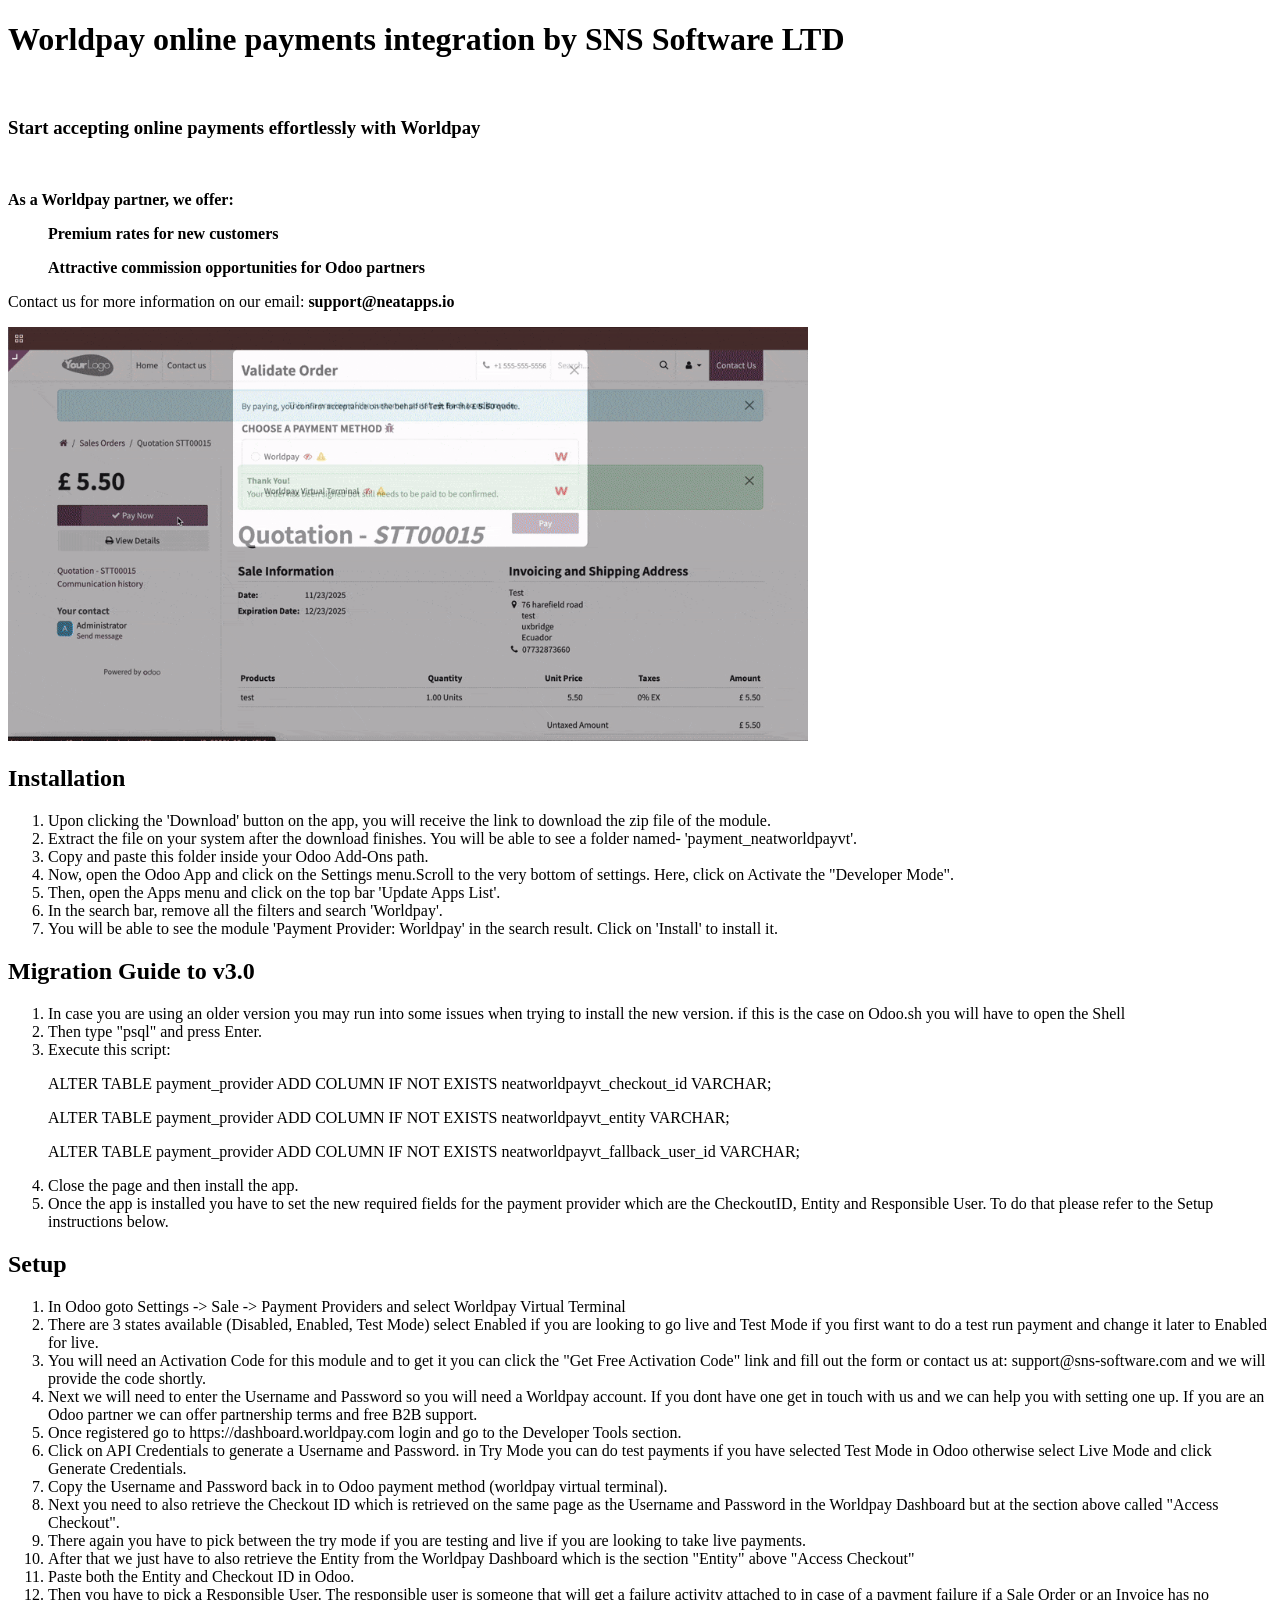
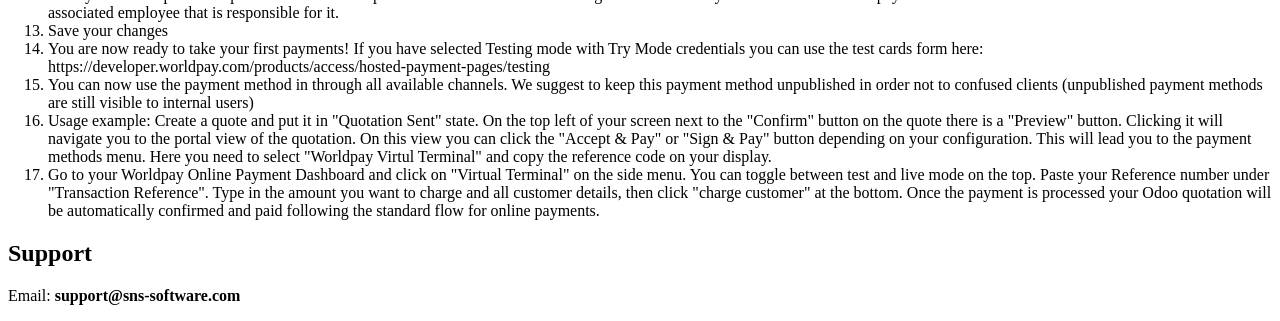
<file: payment_neatworldpayvt/static/description/index.html>
<!DOCTYPE html>
<html lang="en">
<head>
    <meta charset="UTF-8">
    <meta name="viewport" content="width=device-width, initial-scale=1.0">
    <title>Payment Provider: Worldpay Virtual Terminal</title>
</head>
<body>
    <h1>Worldpay online payments integration by SNS Software LTD</h1>
    <br/>
    <h3>Start accepting online payments effortlessly with Worldpay</h3>
    <br/>
    <p><b>As a Worldpay partner, we offer:</b></p>
    <ul><b>Premium rates for new customers</b></ul>
    <ul><b>Attractive commission opportunities for Odoo partners</b></ul>

    <p>Contact us for more information on our email: <strong>support@neatapps.io</strong></p>
    <meta charset="UTF-8">
    <meta name="viewport" content="width=device-width, initial-scale=1.0">
    <title>Odoo App Installation</title>
</head>
<body>
    <img style="width: 800px; height: auto;" src="main.gif" alt="Bar">
    <br/>
    <h2>Installation</h2>
    <ol>
        <li>Upon clicking the 'Download' button on the app, you will receive the link to download the zip file of the module.</li>
        <li>Extract the file on your system after the download finishes. You will be able to see a folder named- 'payment_neatworldpayvt'.</li>
        <li>Copy and paste this folder inside your Odoo Add-Ons path.</li>
        <li>Now, open the Odoo App and click on the Settings menu.Scroll to the very bottom of settings. Here, click on Activate the "Developer Mode".</li>
        <li>Then, open the Apps menu and click on the top bar 'Update Apps List'.</li>
        <li>In the search bar, remove all the filters and search 'Worldpay'.</li>
        <li>You will be able to see the module 'Payment Provider: Worldpay' in the search result. Click on 'Install' to install it.</li>
    </ol>
    <h2>Migration Guide to v3.0</h2>
    <ol>
        <li>In case you are using an older version you may run into some issues when trying to install the new version. if this is the case on Odoo.sh you will have to open the Shell</li>
        <li>Then type "psql" and press Enter.</li>
        <li>Execute this script: 
            <p>ALTER TABLE payment_provider ADD COLUMN IF NOT EXISTS neatworldpayvt_checkout_id VARCHAR;</p>
            <p>ALTER TABLE payment_provider ADD COLUMN IF NOT EXISTS neatworldpayvt_entity VARCHAR;</p>
            <p>ALTER TABLE payment_provider ADD COLUMN IF NOT EXISTS neatworldpayvt_fallback_user_id VARCHAR;</p>
        </li>
        <li>Close the page and then install the app.</li>
        <li>Once the app is installed you have to set the new required fields for the payment provider which are the CheckoutID, Entity and Responsible User. To do that please refer to the Setup instructions below.</li>
    </ol>
    <h2>Setup</h2>
    <ol>
        <li>In Odoo goto Settings -> Sale -> Payment Providers and select Worldpay Virtual Terminal</li>
        <li>There are 3 states available (Disabled, Enabled, Test Mode) select Enabled if you are looking to go live and Test Mode if you first want to do a test run payment and change it later to Enabled for live.</li>
        <li>You will need an Activation Code for this module and to get it you can click the "Get Free Activation Code" link and fill out the form or contact us at: support@sns-software.com and we will provide the code shortly.</li>
        <li>Next we will need to enter the Username and Password so you will need a Worldpay account. If you dont have one get in touch with us and we can help you with setting one up. If you are an Odoo partner we can offer partnership terms and free B2B support.</li>
        <li>Once registered go to https://dashboard.worldpay.com login and go to the Developer Tools section.</li>
        <li>Click on API Credentials to generate a Username and Password. in Try Mode you can do test payments if you have selected Test Mode in Odoo otherwise select Live Mode and click Generate Credentials.</li>
        <li>Copy the Username and Password back in to Odoo payment method (worldpay virtual terminal).</li>
        <li>Next you need to also retrieve the Checkout ID which is retrieved on the same page as the Username and Password in the Worldpay Dashboard but at the section above called "Access Checkout".</li>
        <li>There again you have to pick between the try mode if you are testing and live if you are looking to take live payments.</li>
        <li>After that we just have to also retrieve the Entity from the Worldpay Dashboard which is the section "Entity" above "Access Checkout"</li>
        <li>Paste both the Entity and Checkout ID in Odoo.</li>
        <li>Then you have to pick a Responsible User. The responsible user is someone that will get a failure activity attached to in case of a payment failure if a Sale Order or an Invoice has no associated employee that is responsible for it.</li>
        <li>Save your changes</li>
        <li>You are now ready to take your first payments! If you have selected Testing mode with Try Mode credentials you can use the test cards form here: https://developer.worldpay.com/products/access/hosted-payment-pages/testing</li>
        <li>You can now use the payment method in through all available channels. We suggest to keep this payment method unpublished in order not to confused clients (unpublished payment methods are still visible to internal users)</li>
        <li>Usage example: Create a quote and put it in "Quotation Sent" state. On the top left of your screen next to the "Confirm" button on the quote there is a "Preview" button. Clicking it will navigate you to the portal view of the quotation. On this view you can click the "Accept & Pay" or "Sign & Pay" button depending on your configuration. This will lead you to the payment methods menu. Here you need to select "Worldpay Virtul Terminal" and copy the reference code on your display.</li>
        <li>Go to your Worldpay Online Payment Dashboard and click on "Virtual Terminal" on the side menu. You can toggle between test and live mode on the top. Paste your Reference number under "Transaction Reference". Type in the amount you want to charge and all customer details, then click "charge customer" at the bottom. Once the payment is processed your Odoo quotation will be automatically confirmed and paid following the standard flow for online payments.</li>
    </ol>
    
    <h2>Support</h2>
        <p>Email: <b>support@sns-software.com</b></p>
    </div>
</body>
</html>
</file>
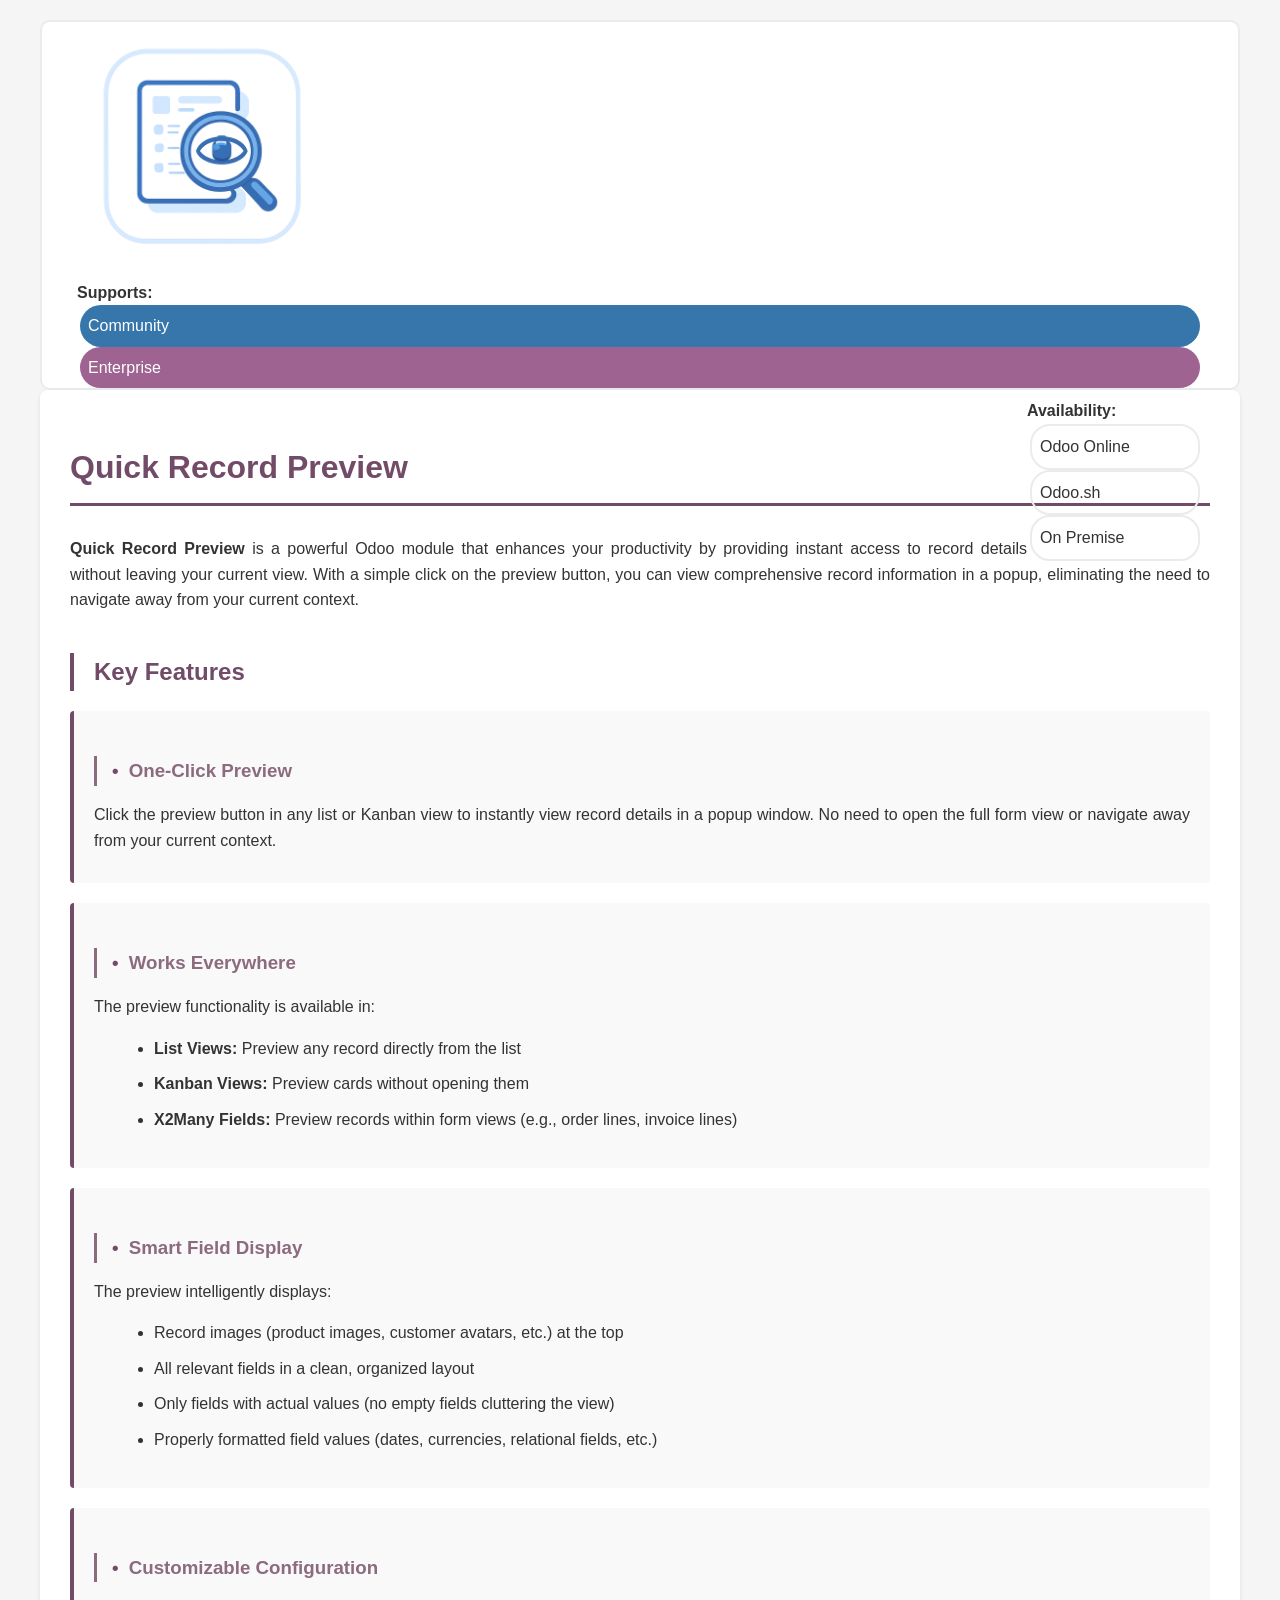
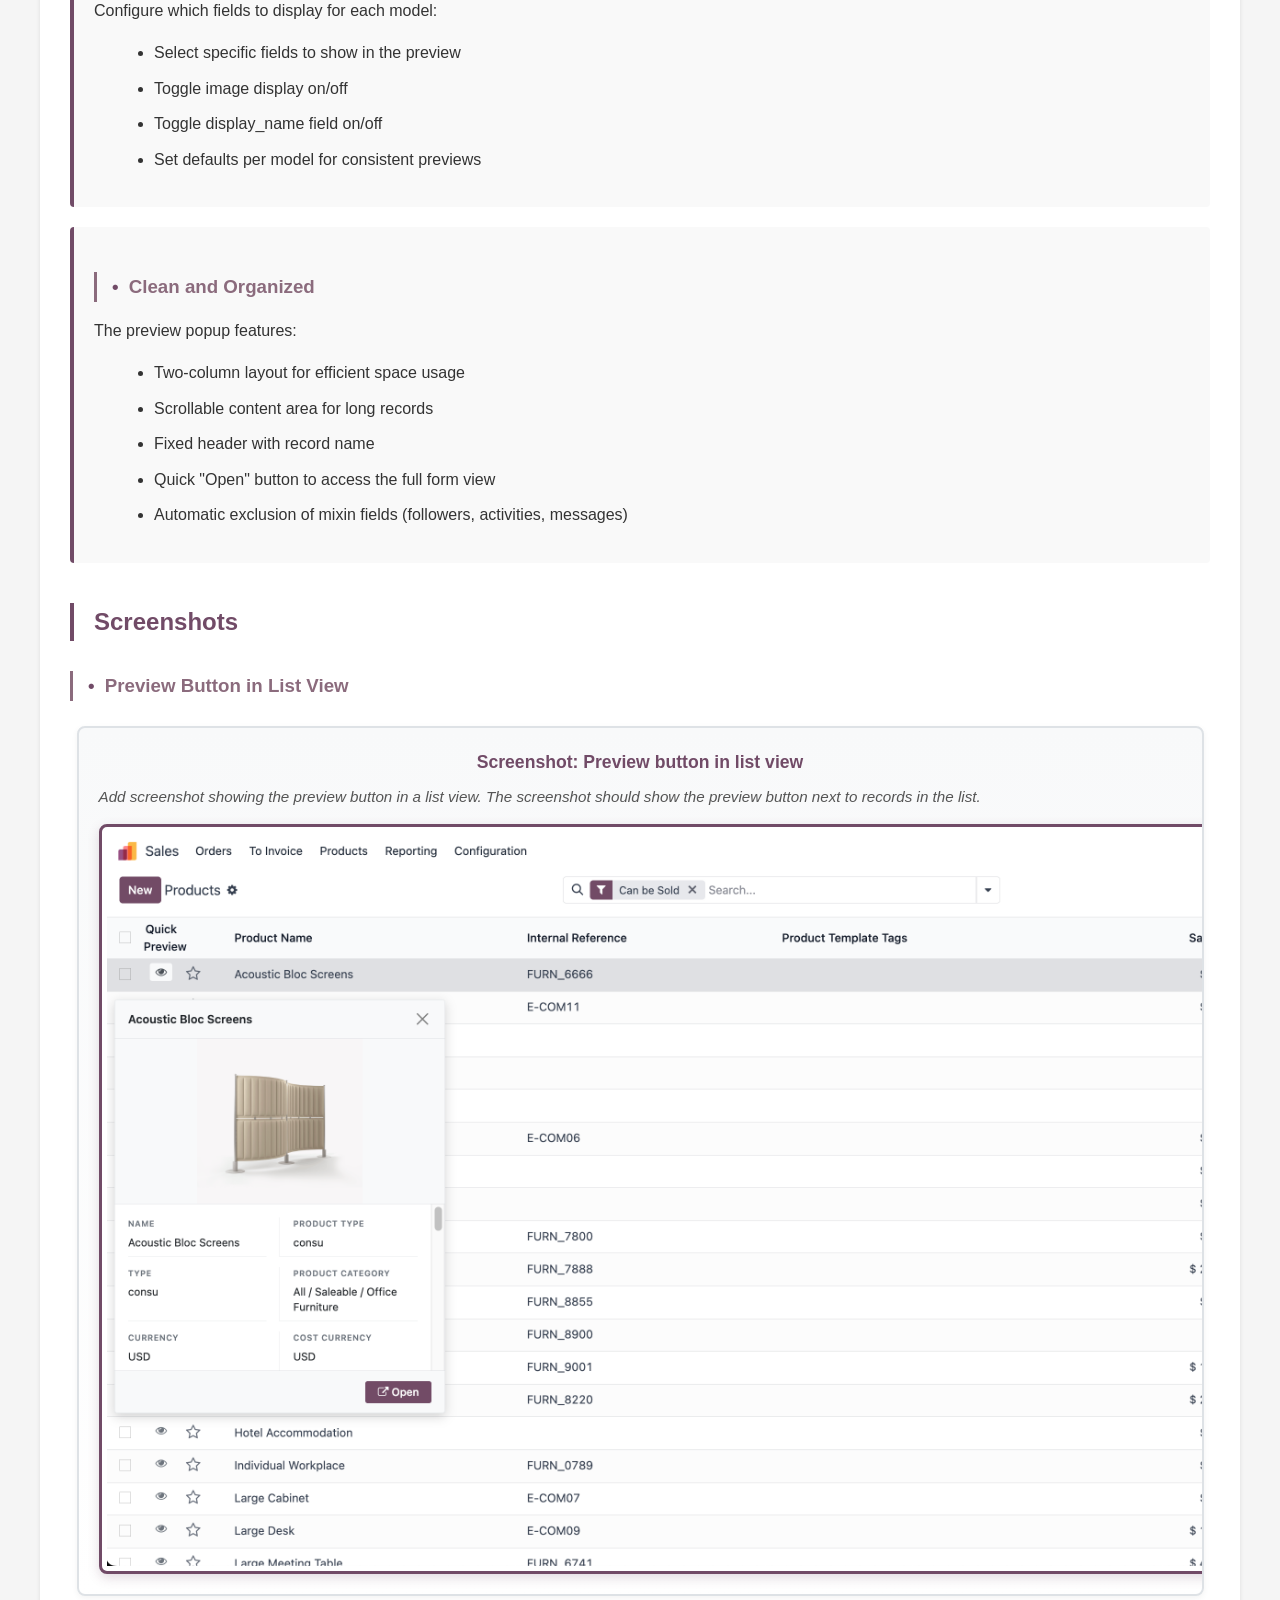
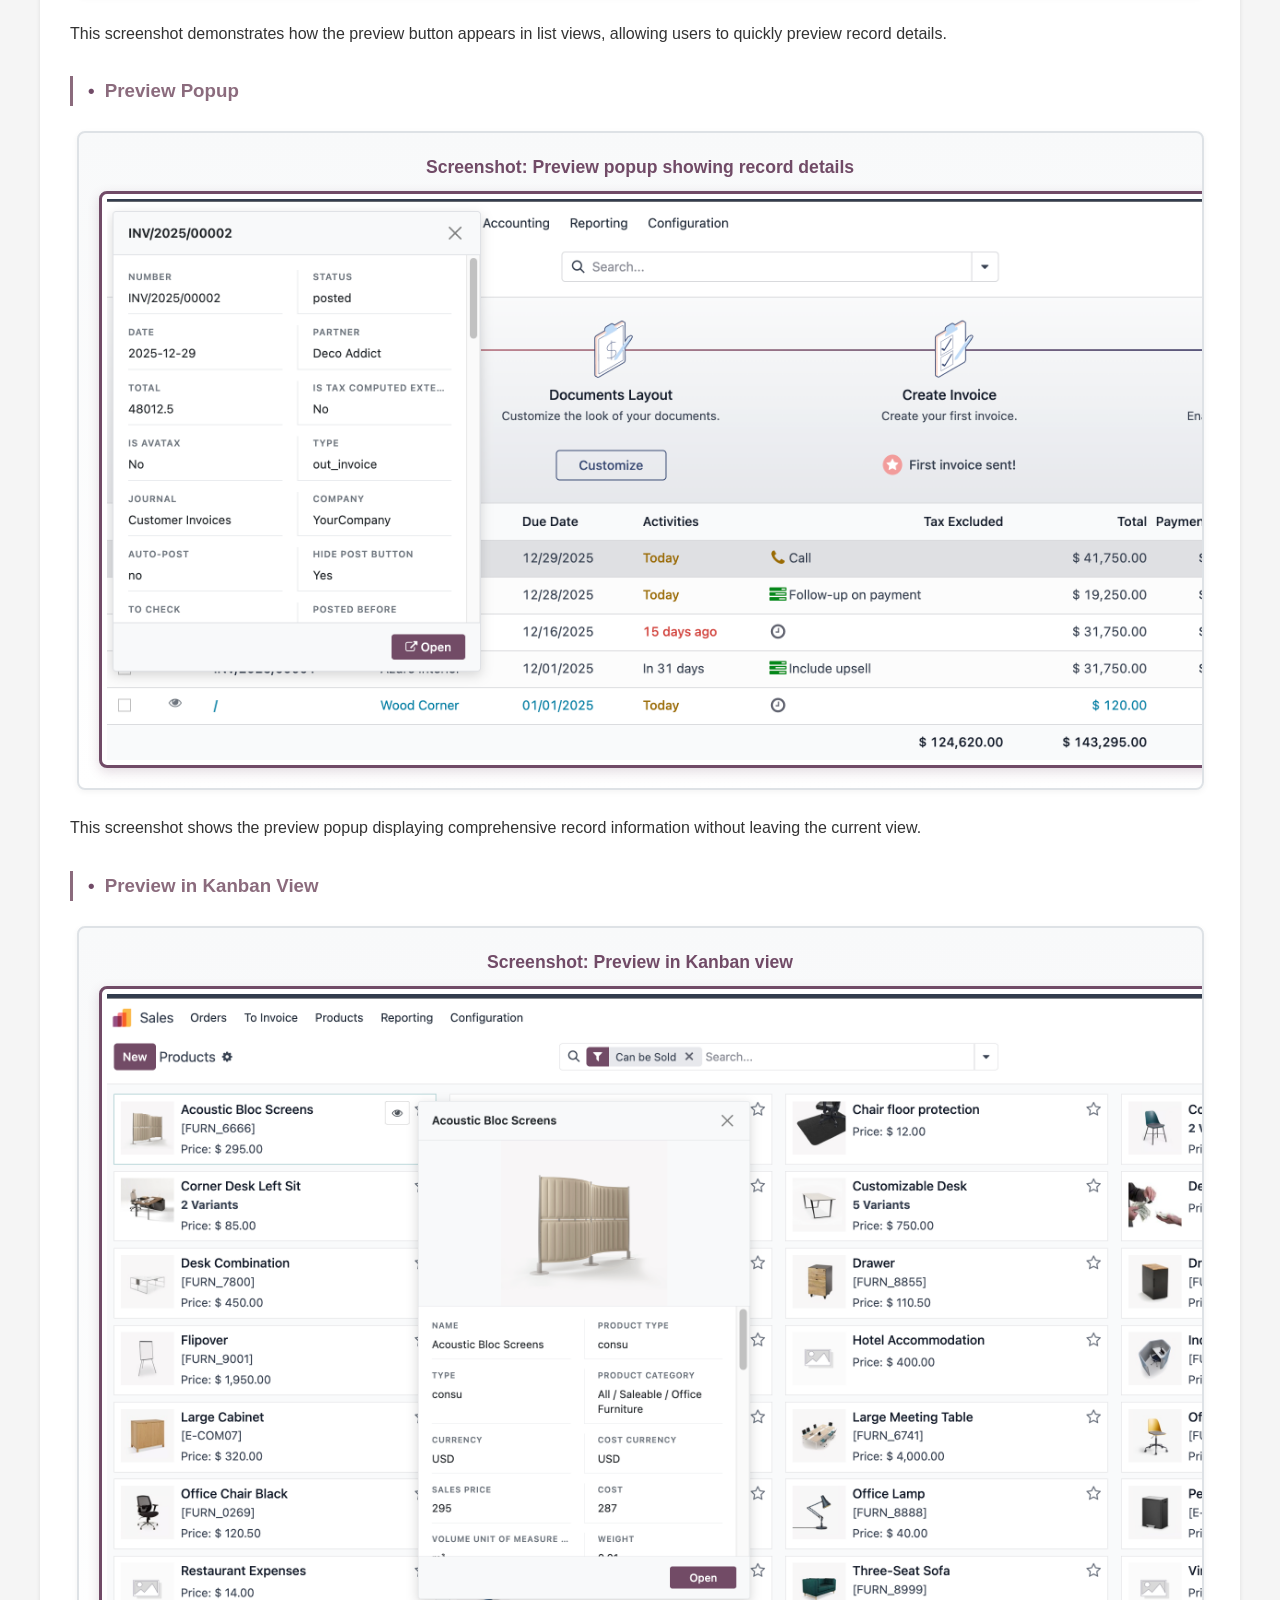
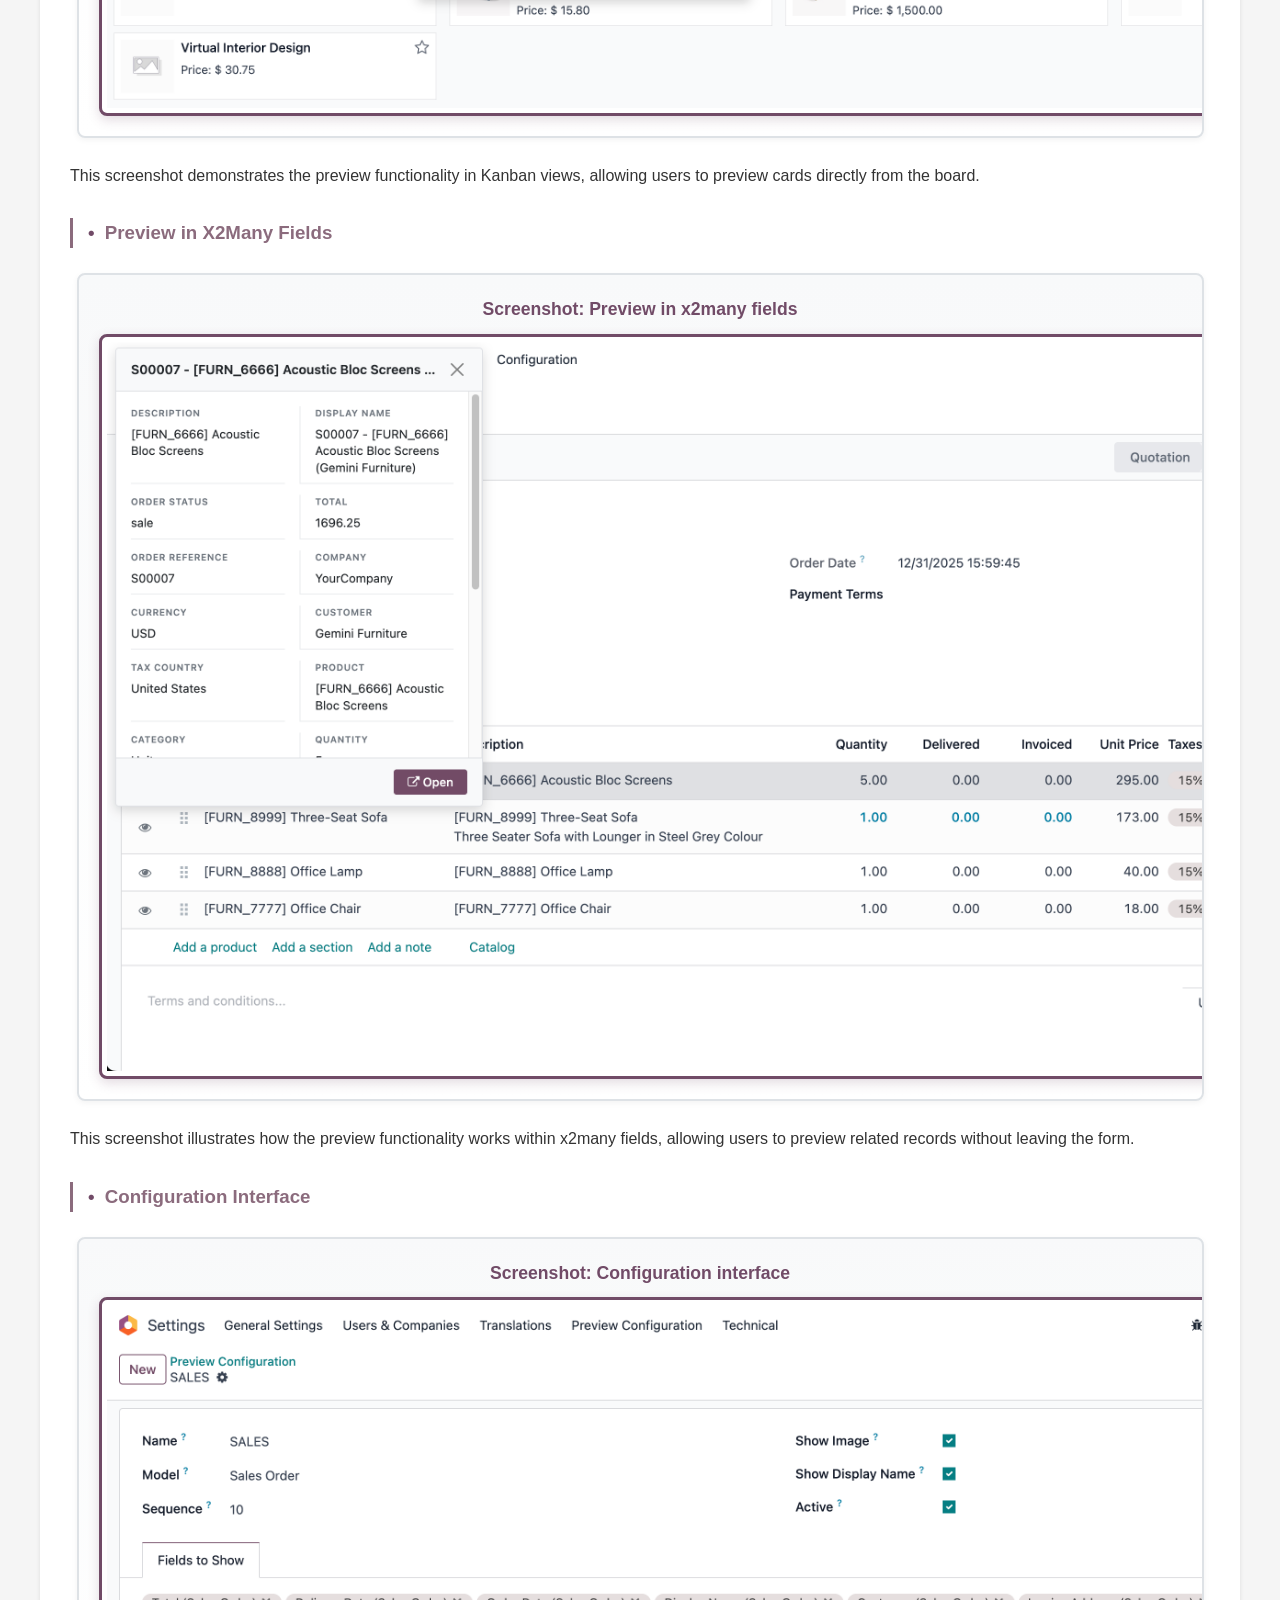
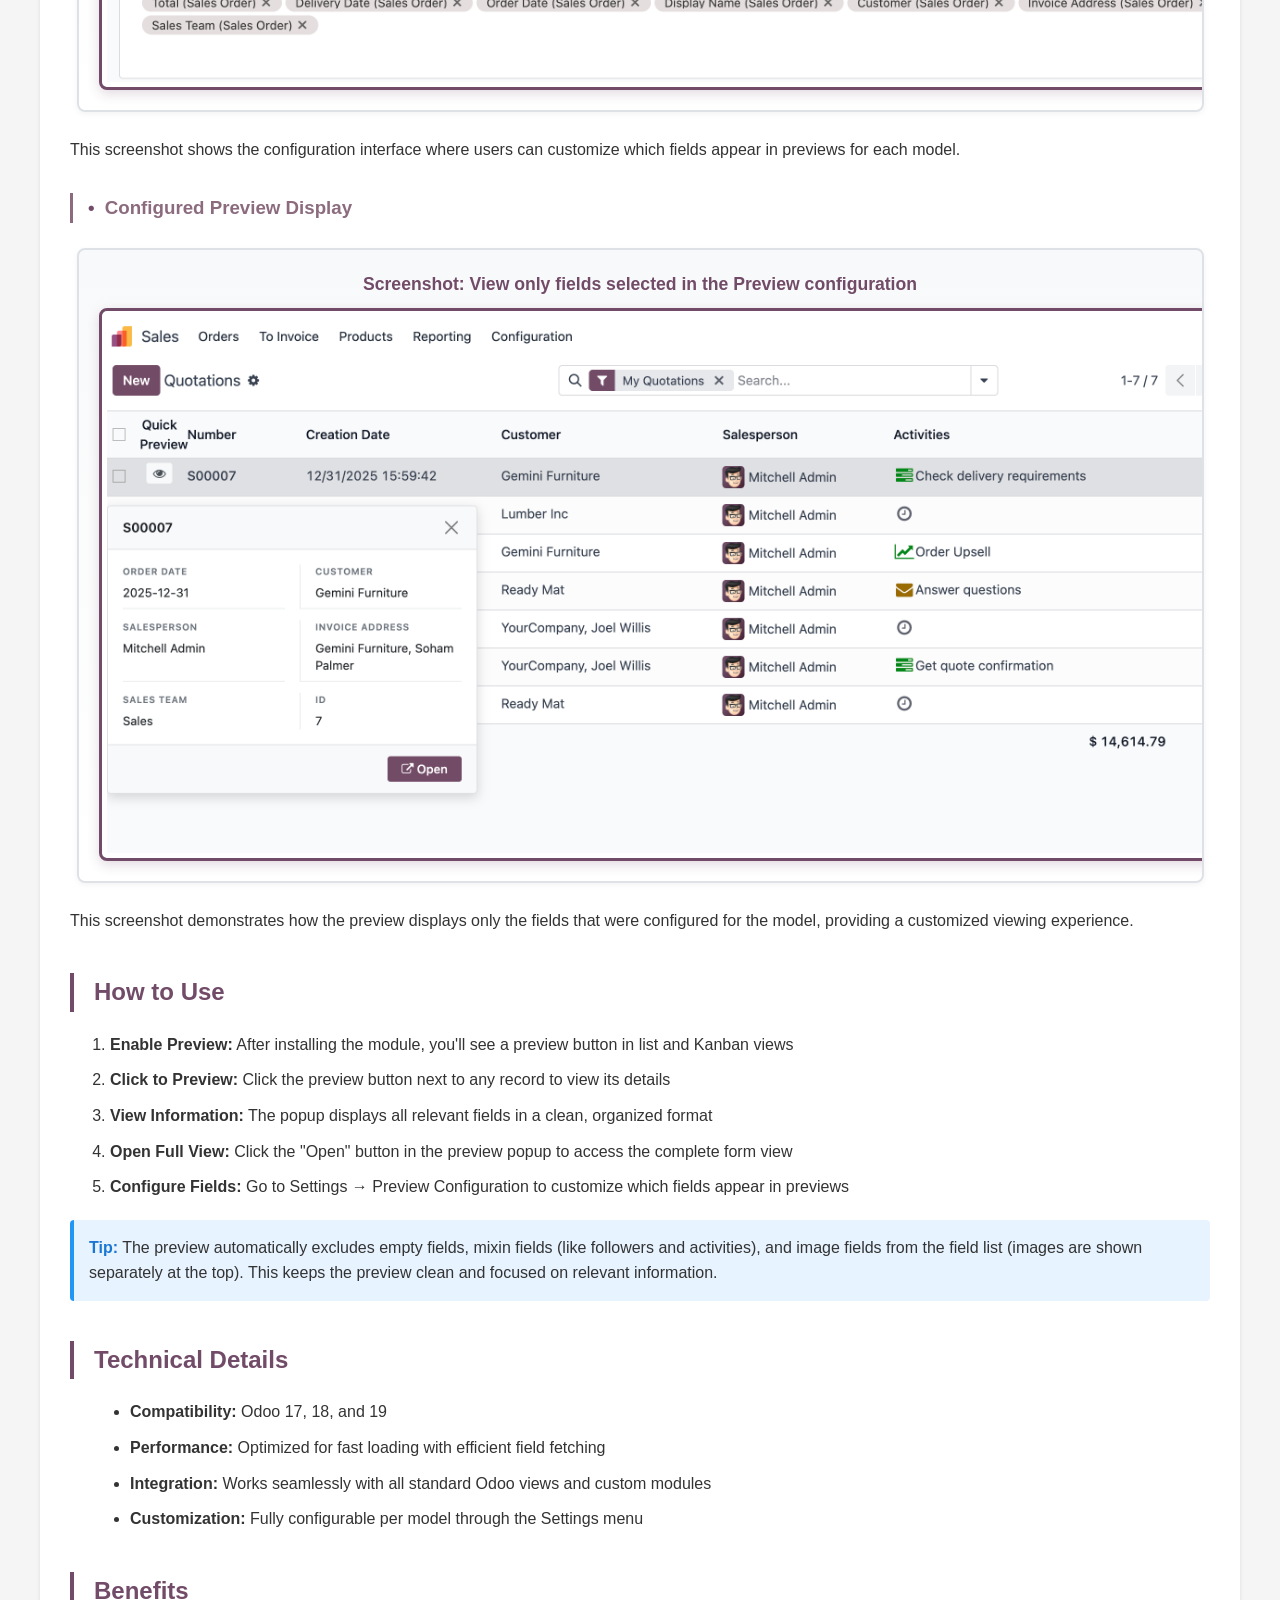
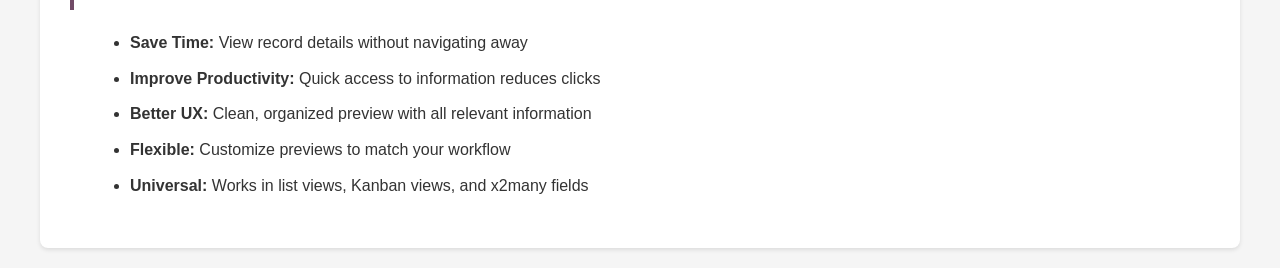
<file: quick_record_preview/static/description/index.html>
<!DOCTYPE html>
<html>
<head>
    <meta charset="utf-8">
    <title>Quick Record Preview</title>
    <style>
        body {
            font-family: 'Segoe UI', Tahoma, Geneva, Verdana, sans-serif;
            line-height: 1.6;
            color: #333;
            max-width: 1200px;
            margin: 0 auto;
            padding: 20px;
            background-color: #f5f5f5;
        }
        .container {
            background: white;
            padding: 30px;
            border-radius: 8px;
            box-shadow: 0 2px 4px rgba(0,0,0,0.1);
        }
        h1 {
            color: #714B67;
            border-bottom: 3px solid #714B67;
            padding-bottom: 10px;
            margin-bottom: 30px;
        }
        h2 {
            color: #714B67;
            margin-top: 40px;
            margin-bottom: 20px;
            padding-left: 20px;
            border-left: 4px solid #714B67;
        }
        h3 {
            color: #8B6B7D;
            margin-top: 30px;
            margin-bottom: 15px;
            padding-left: 15px;
            border-left: 3px solid #8B6B7D;
            list-style: none;
        }
        h3::before {
            content: "• ";
            color: #714B67;
            font-weight: bold;
            margin-right: 5px;
        }
        p {
            margin-bottom: 15px;
            text-align: justify;
        }
        ul {
            margin-left: 20px;
            margin-bottom: 20px;
        }
        li {
            margin-bottom: 10px;
        }
        .feature-box {
            background: #f9f9f9;
            border-left: 4px solid #714B67;
            padding: 15px 20px;
            margin: 20px 0;
            border-radius: 4px;
        }
        .screenshot-placeholder {
            background: linear-gradient(to bottom, #f8f9fa, #ffffff);
            border: 2px solid #dee2e6;
            padding: 20px;
            margin: 25px auto;
            text-align: center;
            border-radius: 8px;
            overflow: hidden;
            box-shadow: 0 2px 6px rgba(0, 0, 0, 0.05);
            max-width: 95%;
        }
        .screenshot-placeholder strong {
            display: block;
            margin-bottom: 10px;
            color: #714B67;
            font-size: 1.1em;
            font-weight: 600;
        }
        .screenshot-placeholder p {
            color: #555;
            font-style: italic;
            margin: 10px 0 15px 0;
            font-size: 0.95em;
            line-height: 1.5;
        }
        /* Force maximum image sizes - 1.5x current size */
        img[src*="screenshot"] {
            max-width: 1200px !important;
            max-height: 900px !important;
            width: auto !important;
            height: auto !important;
        }
        .screenshot-placeholder img {
            max-width: 1200px !important;
            max-height: 900px !important;
            width: auto !important;
            height: auto !important;
            border: 3px solid #714B67;
            border-radius: 8px;
            margin-top: 10px;
            padding: 5px;
            background-color: #fff;
            display: block;
            margin-left: auto;
            margin-right: auto;
            box-shadow: 0 4px 12px rgba(113, 75, 103, 0.2);
            transition: transform 0.2s ease, box-shadow 0.2s ease;
            object-fit: contain;
        }
        .screenshot-placeholder img:hover {
            transform: scale(1.02);
            box-shadow: 0 6px 16px rgba(113, 75, 103, 0.3);
            border-color: #5a3d52;
        }
        /* Responsive image sizing - 1.5x sizes */
        @media (max-width: 767px) {
            img[src*="screenshot"],
            .screenshot-placeholder img {
                max-width: 100% !important;
                max-height: 750px !important;
            }
        }
        @media (min-width: 768px) {
            img[src*="screenshot"],
            .screenshot-placeholder img {
                max-width: 1050px !important;
                max-height: 789px !important;
            }
        }
        @media (min-width: 992px) {
            img[src*="screenshot"],
            .screenshot-placeholder img {
                max-width: 1200px !important;
                max-height: 900px !important;
            }
        }
        @media (min-width: 1200px) {
            img[src*="screenshot"],
            .screenshot-placeholder img {
                max-width: 1350px !important;
                max-height: 1014px !important;
            }
        }
        .highlight {
            background-color: #fff3cd;
            padding: 2px 6px;
            border-radius: 3px;
            font-weight: 500;
        }
        .note {
            background: #e7f3ff;
            border-left: 4px solid #2196F3;
            padding: 15px;
            margin: 20px 0;
            border-radius: 4px;
        }
        .note strong {
            color: #1976D2;
        }
    </style>
</head>
<body>
<div class="container-fluid cmpad">
    <div class="supports my-3 py-3" style="    border: 2px solid #3776AB22;
    padding: 0 35px;
    border-radius: 10px;    border: 2px solid #e9ecef;background-color: white;">
        <div class="row justify-content-between align-items-center">
            <div class="col-lg-3">
                <div class="my-3 mx-auto mx-sm-0" style="width: 250px; ">
                    <img src="./icon.png" style="width: 100%;">
                </div>
            </div>
            <div class="col-lg-9">
                <div class="row">
                    <div class="my-3 d-flex align-items-center justify-content-center justify-content-sm-end">
                        <span class="me-3"><b>Supports: </b></span>
                        <div class="text-center" style="
                    background-color: #3776AB !important;
                    font-size: 1rem !important;
                    color: #fff !important;
                    font-weight: 500 !important;
                    padding: 8px !important;
                    margin: 0 3px !important;
                    border-radius: 50px !important;
                    min-width: 130px !important;
                  ">
                            Community
                        </div>
                        <div class="text-center" style="
                                            background-color: #9e6390 !important;
                                            font-size: 1rem !important;
                                            color: #fff !important;
                                            font-weight: 500 !important;
                                            padding: 8px !important;
                                            margin: 0 3px !important;
                                            border-radius: 50px !important;
                                            min-width: 130px !important;
                                          ">
                            Enterprise
                        </div>
                    </div>
                </div>
                <div class="row" style="margin-top: 10px;display: flex;justify-content: end;float: right;">
                    <div class="d-flex align-items-center justify-content-end flex-wrap gap-2">
                        <span class="me-3"><b>Availability: </b></span>
                        <div class="d-flex align-items-center justify-content-center gap-2 text-center col" style="
                    border: 2px solid #ebebeb;
    font-size: 1rem !important;
    color: #333 !important;
    font-weight: 500 !important;
    padding: 8px !important;
    margin: 0 3px !important;
    border-radius: 20px !important;
    min-width: 150px !important;

                  ">

                            <i class="fa fa-xmark" style="color:#ef4444;"></i>
                            Odoo Online
                        </div>
                        <div class="d-flex align-items-center justify-content-center gap-2 text-center col" style="
                    border: 2px solid #ebebeb;
    font-size: 1rem !important;
    color: #333 !important;
    font-weight: 500 !important;
    padding: 8px !important;
    margin: 0 3px !important;
    border-radius: 20px !important;
    min-width: 150px !important;

                  ">

                            <i class="fa fa-xmark" style="color:#ef4444;"></i>
                            Odoo.sh
                        </div>
                        <div class="d-flex align-items-center justify-content-center gap-2 text-center col" style="
                   border: 2px solid #ebebeb;
    font-size: 1rem !important;
    color: #333 !important;
    font-weight: 500 !important;
    padding: 8px !important;
    margin: 0 3px !important;
    border-radius: 20px !important;
    min-width: 150px !important;

                  ">

                            <i class="fa fa-check" style="color:#2ea043;"></i>
                            On Premise
                        </div>
                    </div>
                </div>
            </div>
        </div>
    </div>
</div>

<div class="container">
    <h1>Quick Record Preview</h1>

    <p>
        <strong>Quick Record Preview</strong> is a powerful Odoo module that enhances your productivity by providing
        instant access to record details without leaving your current view. With a simple click on the preview button,
        you can view comprehensive record information in a popup, eliminating the need to navigate away from your
        current context.
    </p>

    <h2>Key Features</h2>

    <div class="feature-box">
        <h3>One-Click Preview</h3>
        <p>
            Click the preview button in any list or Kanban view to instantly view record details in a popup window. No
            need to open the full form view or navigate away from your current context.
        </p>
    </div>

    <div class="feature-box">
        <h3>Works Everywhere</h3>
        <p>
            The preview functionality is available in:
        </p>
        <ul>
            <li><strong>List Views:</strong> Preview any record directly from the list</li>
            <li><strong>Kanban Views:</strong> Preview cards without opening them</li>
            <li><strong>X2Many Fields:</strong> Preview records within form views (e.g., order lines, invoice lines)
            </li>
        </ul>
    </div>

    <div class="feature-box">
        <h3>Smart Field Display</h3>
        <p>
            The preview intelligently displays:
        </p>
        <ul>
            <li>Record images (product images, customer avatars, etc.) at the top</li>
            <li>All relevant fields in a clean, organized layout</li>
            <li>Only fields with actual values (no empty fields cluttering the view)</li>
            <li>Properly formatted field values (dates, currencies, relational fields, etc.)</li>
        </ul>
    </div>

    <div class="feature-box">
        <h3>Customizable Configuration</h3>
        <p>
            Configure which fields to display for each model:
        </p>
        <ul>
            <li>Select specific fields to show in the preview</li>
            <li>Toggle image display on/off</li>
            <li>Toggle display_name field on/off</li>
            <li>Set defaults per model for consistent previews</li>
        </ul>
    </div>

    <div class="feature-box">
        <h3>Clean and Organized</h3>
        <p>
            The preview popup features:
        </p>
        <ul>
            <li>Two-column layout for efficient space usage</li>
            <li>Scrollable content area for long records</li>
            <li>Fixed header with record name</li>
            <li>Quick "Open" button to access the full form view</li>
            <li>Automatic exclusion of mixin fields (followers, activities, messages)</li>
        </ul>
    </div>

    <h2>Screenshots</h2>

    <h3>Preview Button in List View</h3>
    <div class="screenshot-placeholder">
        <strong>Screenshot: Preview button in list view</strong>
        <p>Add screenshot showing the preview button in a list view. The screenshot should show the preview button next
            to records in the list.</p>
        <img src="screenshot1.png" alt="Preview button in list view"
             style="max-width: 1200px; max-height: 900px; width: auto; height: auto; border: 3px solid #714B67; border-radius: 8px; padding: 5px; background-color: #fff; box-shadow: 0 4px 12px rgba(113, 75, 103, 0.2);"/>
    </div>
    <p>This screenshot demonstrates how the preview button appears in list views, allowing users to quickly preview
        record details.</p>

    <h3>Preview Popup</h3>
    <div class="screenshot-placeholder">
        <strong>Screenshot: Preview popup showing record details</strong>
        <img src="screenshot2.png" alt="Preview popup showing record details"
             style="max-width: 1200px; max-height: 900px; width: auto; height: auto; border: 3px solid #714B67; border-radius: 8px; padding: 5px; background-color: #fff; box-shadow: 0 4px 12px rgba(113, 75, 103, 0.2);"/>
    </div>
    <p>This screenshot shows the preview popup displaying comprehensive record information without leaving the current
        view.</p>

    <h3>Preview in Kanban View</h3>
    <div class="screenshot-placeholder">
        <strong>Screenshot: Preview in Kanban view</strong>
        <img src="screenshot3.png" alt="Preview in Kanban view"
             style="max-width: 1200px; max-height: 900px; width: auto; height: auto; border: 3px solid #714B67; border-radius: 8px; padding: 5px; background-color: #fff; box-shadow: 0 4px 12px rgba(113, 75, 103, 0.2);"/>
    </div>
    <p>This screenshot demonstrates the preview functionality in Kanban views, allowing users to preview cards directly
        from the board.</p>

    <h3>Preview in X2Many Fields</h3>
    <div class="screenshot-placeholder">
        <strong>Screenshot: Preview in x2many fields</strong>
        <img src="screenshot4.png" alt="Preview in x2many fields"
             style="max-width: 1200px; max-height: 900px; width: auto; height: auto; border: 3px solid #714B67; border-radius: 8px; padding: 5px; background-color: #fff; box-shadow: 0 4px 12px rgba(113, 75, 103, 0.2);"/>
    </div>
    <p>This screenshot illustrates how the preview functionality works within x2many fields, allowing users to preview
        related records without leaving the form.</p>

    <h3>Configuration Interface</h3>
    <div class="screenshot-placeholder">
        <strong>Screenshot: Configuration interface</strong>
        <img src="screenshot5.png" alt="Configuration interface"
             style="max-width: 1200px; max-height: 900px; width: auto; height: auto; border: 3px solid #714B67; border-radius: 8px; padding: 5px; background-color: #fff; box-shadow: 0 4px 12px rgba(113, 75, 103, 0.2);"/>
    </div>
    <p>This screenshot shows the configuration interface where users can customize which fields appear in previews for
        each model.</p>

    <h3>Configured Preview Display</h3>
    <div class="screenshot-placeholder">
        <strong>Screenshot: View only fields selected in the Preview configuration</strong>
        <img src="screenshot6.png" alt="Configured preview display"
             style="max-width: 1200px; max-height: 900px; width: auto; height: auto; border: 3px solid #714B67; border-radius: 8px; padding: 5px; background-color: #fff; box-shadow: 0 4px 12px rgba(113, 75, 103, 0.2);"/>
    </div>
    <p>This screenshot demonstrates how the preview displays only the fields that were configured for the model,
        providing a customized viewing experience.</p>

    <h2>How to Use</h2>

    <ol>
        <li><strong>Enable Preview:</strong> After installing the module, you'll see a preview button in list and Kanban
            views
        </li>
        <li><strong>Click to Preview:</strong> Click the preview button next to any record to view its details</li>
        <li><strong>View Information:</strong> The popup displays all relevant fields in a clean, organized format</li>
        <li><strong>Open Full View:</strong> Click the "Open" button in the preview popup to access the complete form
            view
        </li>
        <li><strong>Configure Fields:</strong> Go to Settings → Preview Configuration to customize which fields appear
            in previews
        </li>
    </ol>

    <div class="note">
        <strong>Tip:</strong> The preview automatically excludes empty fields, mixin fields (like followers and
        activities), and image fields from the field list (images are shown separately at the top). This keeps the
        preview clean and focused on relevant information.
    </div>

    <h2>Technical Details</h2>

    <ul>
        <li><strong>Compatibility:</strong> Odoo 17, 18, and 19</li>
        <li><strong>Performance:</strong> Optimized for fast loading with efficient field fetching</li>
        <li><strong>Integration:</strong> Works seamlessly with all standard Odoo views and custom modules</li>
        <li><strong>Customization:</strong> Fully configurable per model through the Settings menu</li>
    </ul>

    <h2>Benefits</h2>

    <ul>
        <li><strong>Save Time:</strong> View record details without navigating away</li>
        <li><strong>Improve Productivity:</strong> Quick access to information reduces clicks</li>
        <li><strong>Better UX:</strong> Clean, organized preview with all relevant information</li>
        <li><strong>Flexible:</strong> Customize previews to match your workflow</li>
        <li><strong>Universal:</strong> Works in list views, Kanban views, and x2many fields</li>
    </ul>

</div>
</body>
</html>
</file>
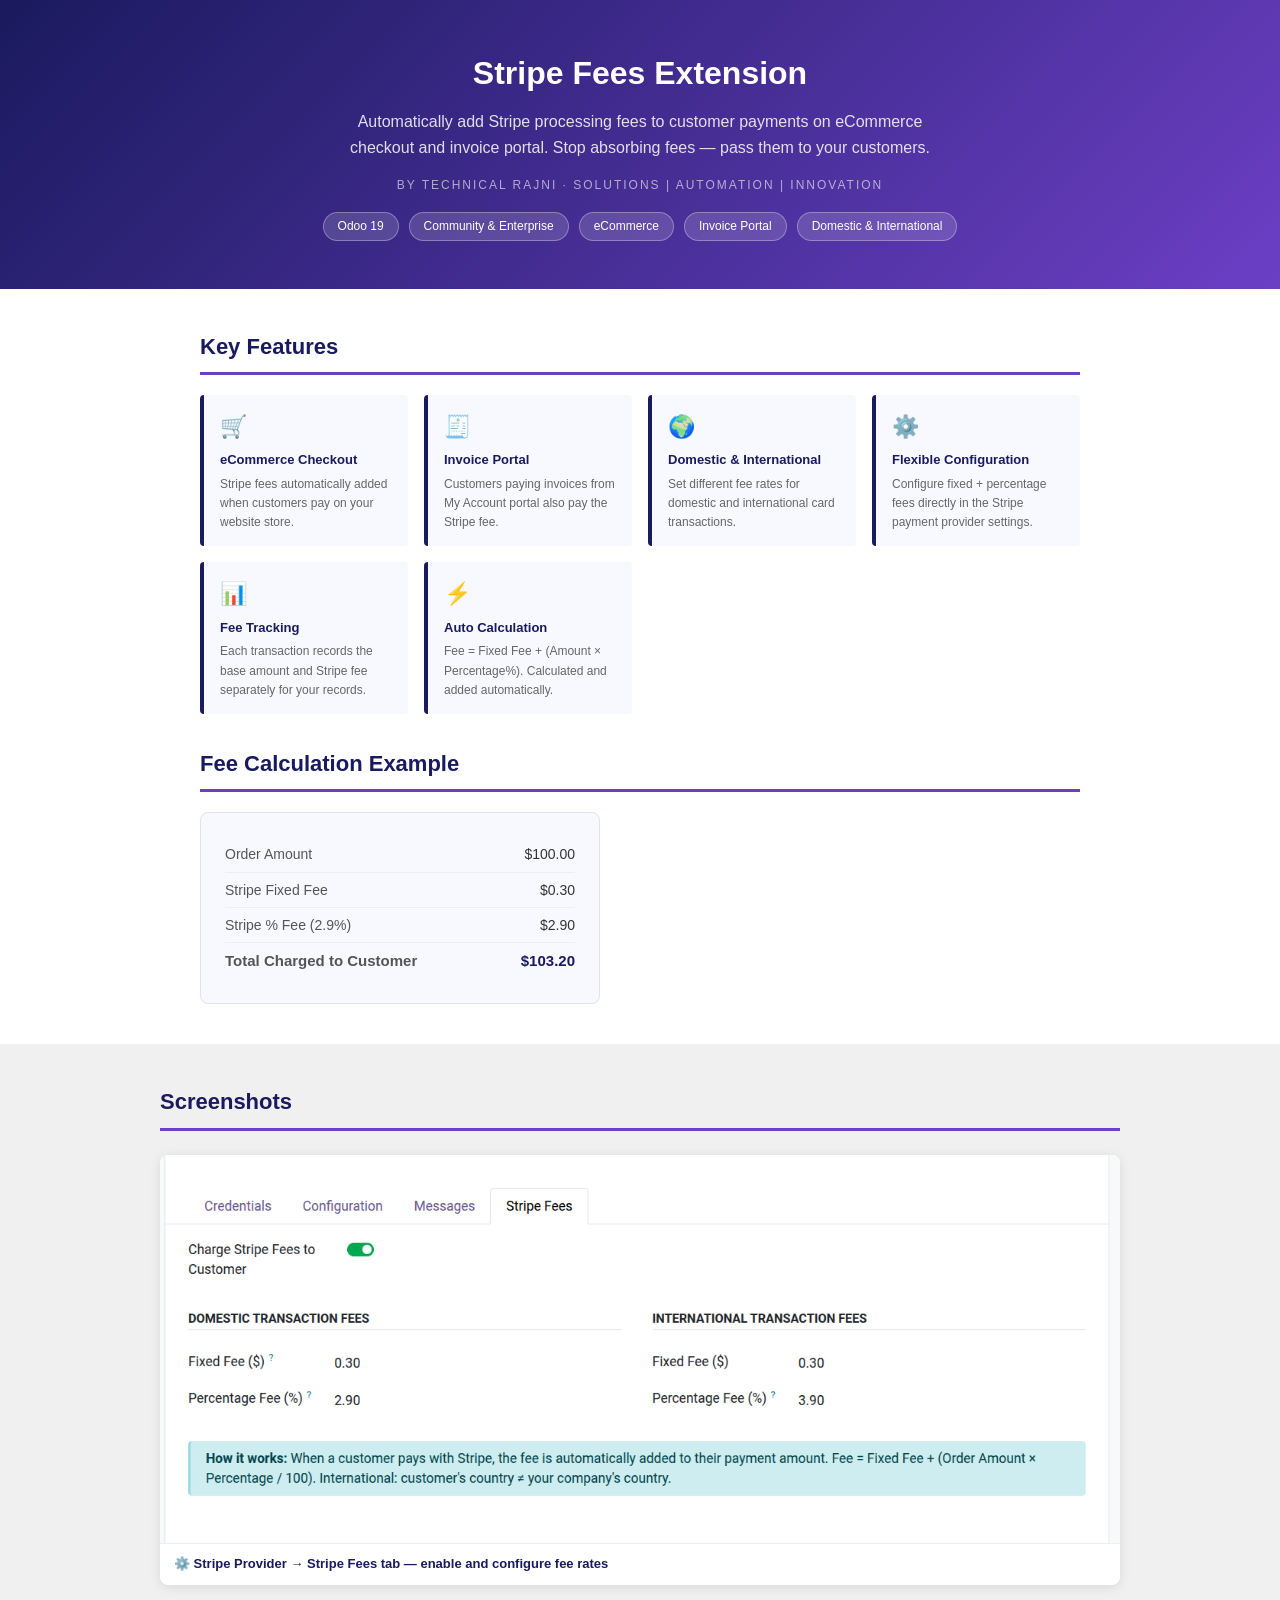
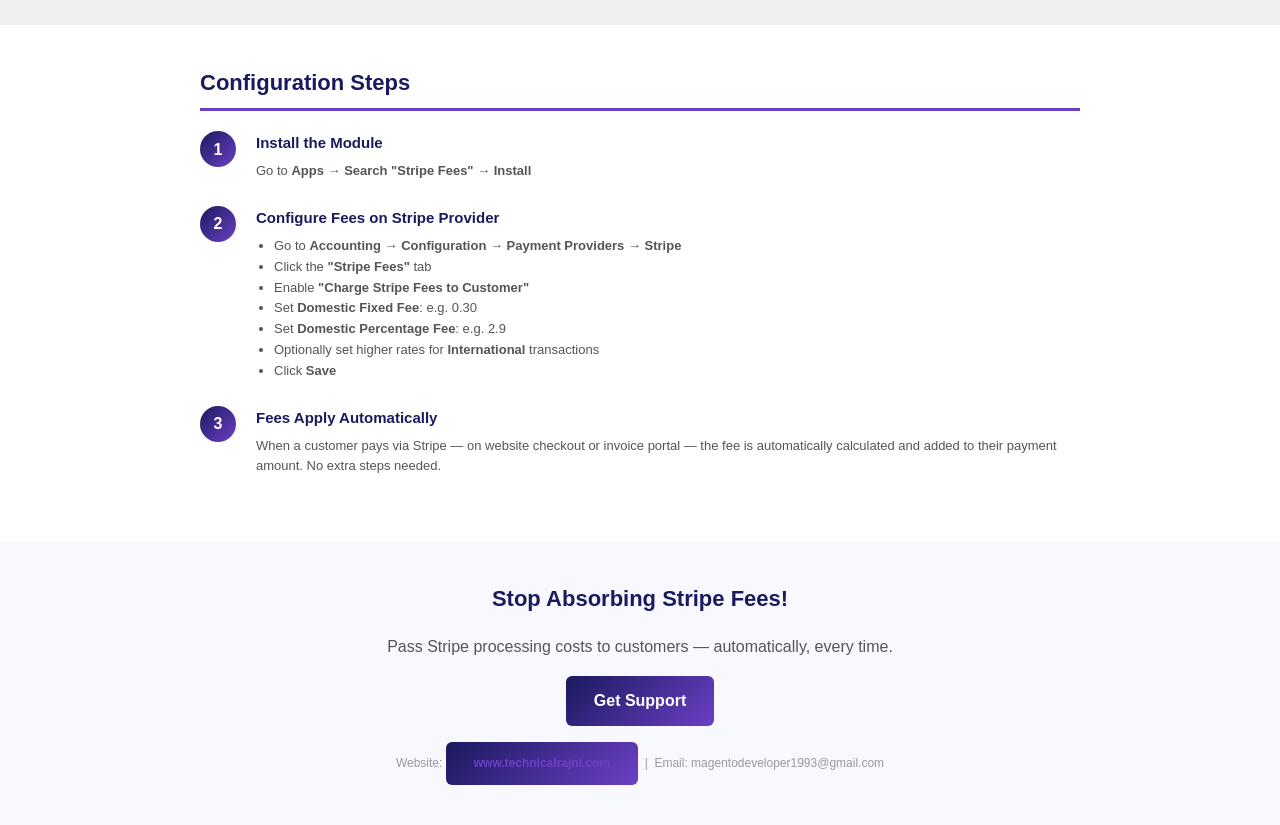
<file: uk_address_ideal_postcodes/static/description/index.html>
<!DOCTYPE html>
<html lang="en">
<head>
    <meta charset="UTF-8"/>
    <style>
        * { box-sizing: border-box; margin: 0; padding: 0; }
        body { font-family: Arial, sans-serif; color: #333; line-height: 1.6; }
        .hero { background: linear-gradient(135deg, #1a1a5e 0%, #6c3fc5 100%);
                color: #fff; padding: 48px 40px; text-align: center; }
        .hero h1 { font-size: 32px; font-weight: 900; margin-bottom: 10px; }
        .hero p  { font-size: 16px; opacity: 0.85; max-width: 620px; margin: 0 auto 16px; }
        .hero .tagline { font-size: 12px; letter-spacing: 2px; text-transform: uppercase; opacity: 0.6; }
        .badges { display: flex; justify-content: center; gap: 10px; flex-wrap: wrap; margin-top: 16px; }
        .badge { background: rgba(255,255,255,0.15); border: 1px solid rgba(255,255,255,0.3);
                 color: #fff; padding: 4px 14px; border-radius: 20px; font-size: 12px; }
        .section { padding: 40px; max-width: 960px; margin: 0 auto; }
        h2 { color: #1a1a5e; font-size: 22px; margin-bottom: 20px;
             border-bottom: 3px solid #6c3fc5; padding-bottom: 8px; }
        .feature-grid { display: grid; grid-template-columns: repeat(auto-fit, minmax(200px,1fr)); gap: 16px; }
        .feature-card { background: #f8f9ff; border-left: 4px solid #1a1a5e; padding: 14px 16px; border-radius: 4px; }
        .feature-card .icon { font-size: 22px; margin-bottom: 6px; }
        .feature-card h3 { font-size: 13px; color: #1a1a5e; margin-bottom: 4px; font-weight: 700; }
        .feature-card p { font-size: 12px; color: #666; }
        .fee-example { background: #f8f9ff; border-radius: 8px; padding: 24px;
                       border: 1px solid #e0e4f0; margin-top: 8px; max-width: 400px; }
        .fee-row { display: flex; justify-content: space-between; padding: 6px 0;
                   font-size: 14px; border-bottom: 1px solid #eee; }
        .fee-row:last-child { border-bottom: none; font-weight: 700; color: #1a1a5e; font-size: 15px; }
        .fee-label { color: #555; }
        .step { display: flex; gap: 20px; margin-bottom: 24px; align-items: flex-start; }
        .step-num { background: linear-gradient(135deg,#1a1a5e,#6c3fc5); color:#fff; width:36px; height:36px;
                    border-radius:50%; display:flex; align-items:center; justify-content:center;
                    font-weight:800; font-size:16px; flex-shrink:0; }
        .step-content h3 { color:#1a1a5e; margin-bottom:6px; font-size:15px; }
        .step-content p,.step-content li { font-size:13px; color:#555; }
        .step-content ul { padding-left:18px; margin-top:4px; }
        .screenshot-section { padding:40px; background:#f0f0f0; }
        .screenshot-section h2 { color:#1a1a5e; font-size:22px; margin-bottom:24px;
                                  border-bottom:3px solid #6c3fc5; padding-bottom:8px;
                                  max-width:960px; margin-left:auto; margin-right:auto; }
        .screenshot-grid { display:grid; grid-template-columns:repeat(auto-fit,minmax(440px,1fr));
                           gap:20px; max-width:960px; margin:0 auto; }
        .screenshot-card { background:#fff; border-radius:8px; overflow:hidden;
                           box-shadow:0 2px 12px rgba(0,0,0,0.1); }
        .screenshot-card img { width:100%; display:block; border-bottom:1px solid #eee; }
        .screenshot-card .caption { padding:10px 14px; font-size:13px; font-weight:600; color:#1a1a5e; }
        .cta { text-align:center; padding:40px; background:#f8f9ff; }
        .cta h2 { color:#1a1a5e; border:none; margin-bottom:10px; }
        .cta a { background:linear-gradient(135deg,#1a1a5e,#6c3fc5); color:#fff;
                 padding:12px 28px; border-radius:6px; text-decoration:none; font-weight:700; display:inline-block; }
    </style>
</head>
<body>

<div class="hero">
    <h1>Stripe Fees Extension</h1>
    <p>Automatically add Stripe processing fees to customer payments on eCommerce checkout and invoice portal. Stop absorbing fees — pass them to your customers.</p>
    <div class="tagline">by Technical Rajni · Solutions | Automation | Innovation</div>
    <div class="badges">
        <span class="badge">Odoo 19</span>
        <span class="badge">Community &amp; Enterprise</span>
        <span class="badge">eCommerce</span>
        <span class="badge">Invoice Portal</span>
        <span class="badge">Domestic &amp; International</span>
    </div>
</div>

<div class="section">
    <h2>Key Features</h2>
    <div class="feature-grid">
        <div class="feature-card">
            <div class="icon">🛒</div>
            <h3>eCommerce Checkout</h3>
            <p>Stripe fees automatically added when customers pay on your website store.</p>
        </div>
        <div class="feature-card">
            <div class="icon">🧾</div>
            <h3>Invoice Portal</h3>
            <p>Customers paying invoices from My Account portal also pay the Stripe fee.</p>
        </div>
        <div class="feature-card">
            <div class="icon">🌍</div>
            <h3>Domestic &amp; International</h3>
            <p>Set different fee rates for domestic and international card transactions.</p>
        </div>
        <div class="feature-card">
            <div class="icon">⚙️</div>
            <h3>Flexible Configuration</h3>
            <p>Configure fixed + percentage fees directly in the Stripe payment provider settings.</p>
        </div>
        <div class="feature-card">
            <div class="icon">📊</div>
            <h3>Fee Tracking</h3>
            <p>Each transaction records the base amount and Stripe fee separately for your records.</p>
        </div>
        <div class="feature-card">
            <div class="icon">⚡</div>
            <h3>Auto Calculation</h3>
            <p>Fee = Fixed Fee + (Amount × Percentage%). Calculated and added automatically.</p>
        </div>
    </div>

    <div style="margin-top:32px;">
        <h2>Fee Calculation Example</h2>
        <div class="fee-example">
            <div class="fee-row">
                <span class="fee-label">Order Amount</span>
                <span>$100.00</span>
            </div>
            <div class="fee-row">
                <span class="fee-label">Stripe Fixed Fee</span>
                <span>$0.30</span>
            </div>
            <div class="fee-row">
                <span class="fee-label">Stripe % Fee (2.9%)</span>
                <span>$2.90</span>
            </div>
            <div class="fee-row">
                <span class="fee-label">Total Charged to Customer</span>
                <span>$103.20</span>
            </div>
        </div>
    </div>
</div>

<div class="screenshot-section">
    <h2>Screenshots</h2>
    <div class="screenshot-grid">
        <div class="screenshot-card">
            <img src="screen1_settings.png" alt="Stripe Fees Settings"/>
            <div class="caption">⚙️ Stripe Provider → Stripe Fees tab — enable and configure fee rates</div>
        </div>
    </div>
</div>

<div class="section">
    <h2>Configuration Steps</h2>
    <div class="step">
        <div class="step-num">1</div>
        <div class="step-content">
            <h3>Install the Module</h3>
            <p>Go to <strong>Apps → Search "Stripe Fees" → Install</strong></p>
        </div>
    </div>
    <div class="step">
        <div class="step-num">2</div>
        <div class="step-content">
            <h3>Configure Fees on Stripe Provider</h3>
            <ul>
                <li>Go to <strong>Accounting → Configuration → Payment Providers → Stripe</strong></li>
                <li>Click the <strong>"Stripe Fees"</strong> tab</li>
                <li>Enable <strong>"Charge Stripe Fees to Customer"</strong></li>
                <li>Set <strong>Domestic Fixed Fee</strong>: e.g. 0.30</li>
                <li>Set <strong>Domestic Percentage Fee</strong>: e.g. 2.9</li>
                <li>Optionally set higher rates for <strong>International</strong> transactions</li>
                <li>Click <strong>Save</strong></li>
            </ul>
        </div>
    </div>
    <div class="step">
        <div class="step-num">3</div>
        <div class="step-content">
            <h3>Fees Apply Automatically</h3>
            <p>When a customer pays via Stripe — on website checkout or invoice portal — the fee is automatically calculated and added to their payment amount. No extra steps needed.</p>
        </div>
    </div>
</div>

<div class="cta">
    <h2>Stop Absorbing Stripe Fees!</h2>
    <p style="color:#555; margin-bottom:16px;">Pass Stripe processing costs to customers — automatically, every time.</p>
    <a href="mailto:magentodeveloper1993@gmail.com">Get Support</a>
    <p style="margin-top:16px; font-size:12px; color:#999;">
        Website: <a href="https://www.technicalrajni.com" style="color:#6c3fc5;">www.technicalrajni.com</a>
        &nbsp;|&nbsp; Email: magentodeveloper1993@gmail.com
    </p>
</div>

</body>
</html>
</file>
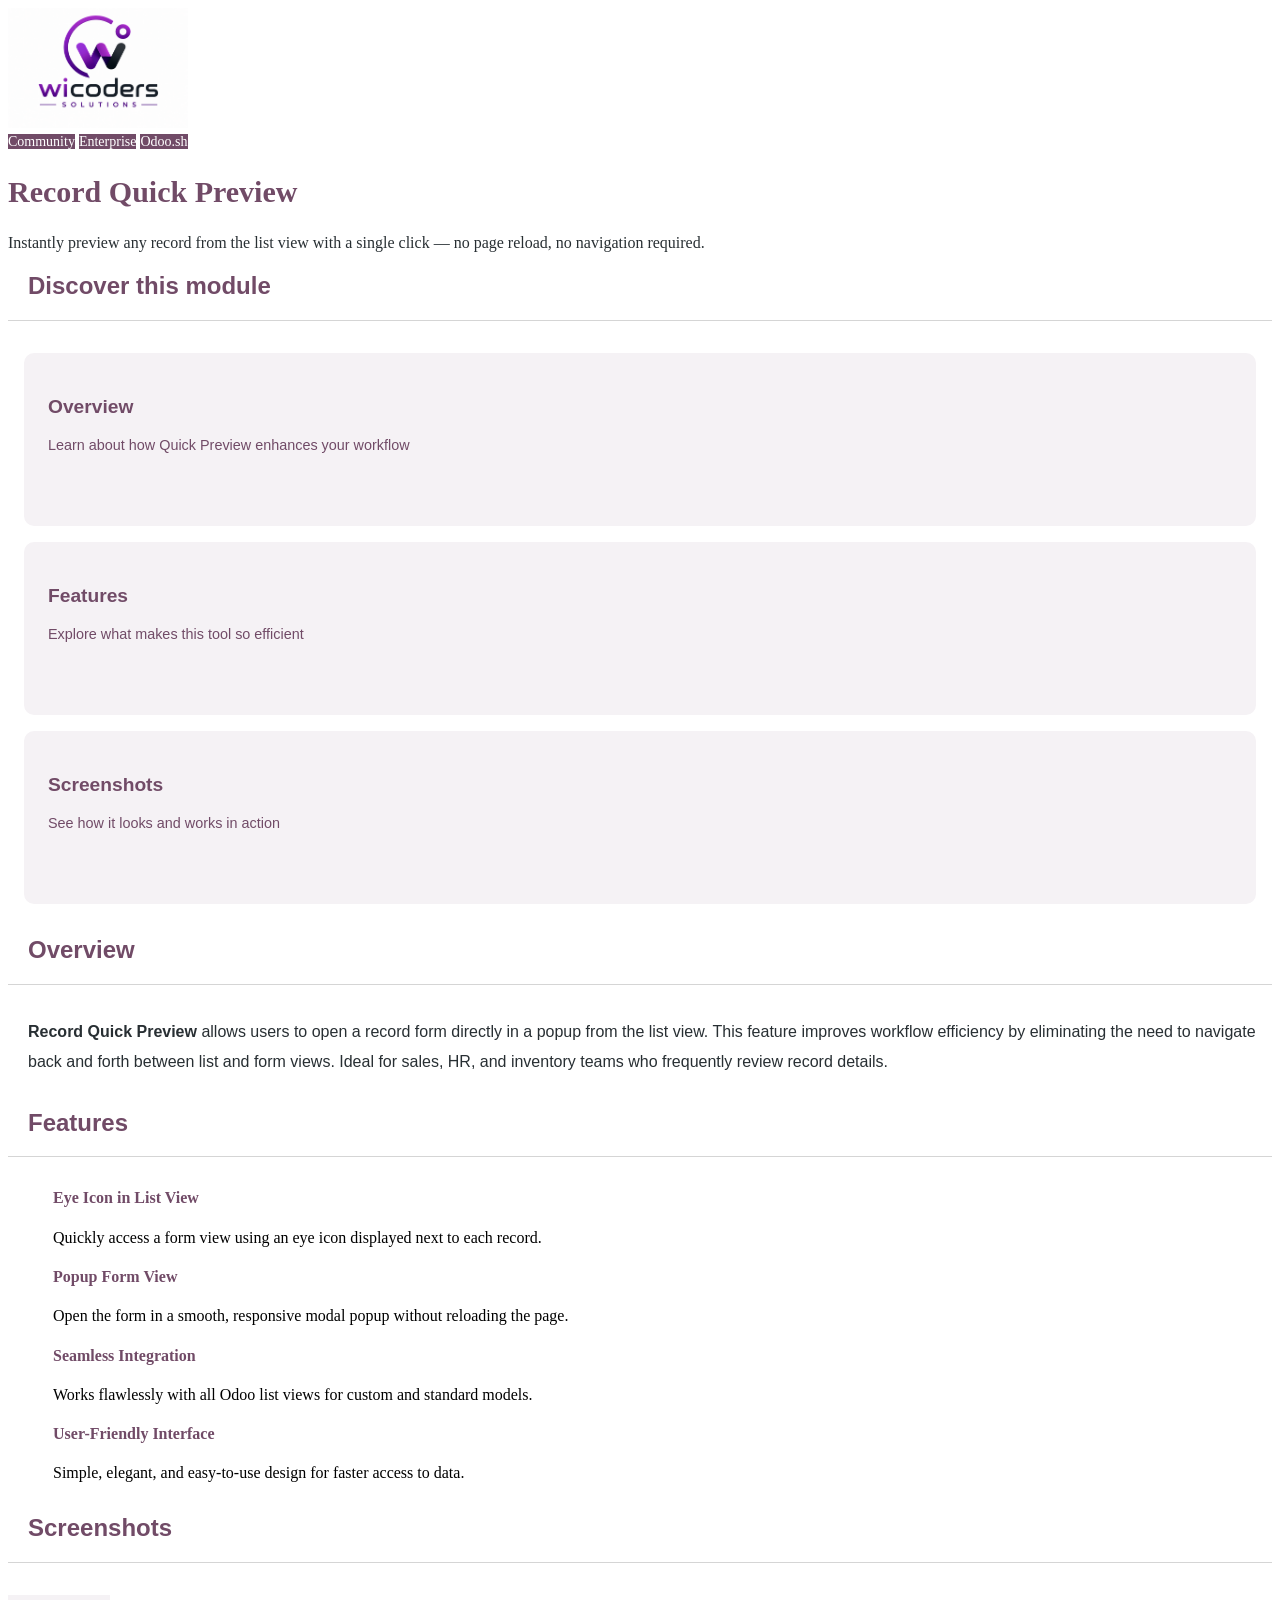
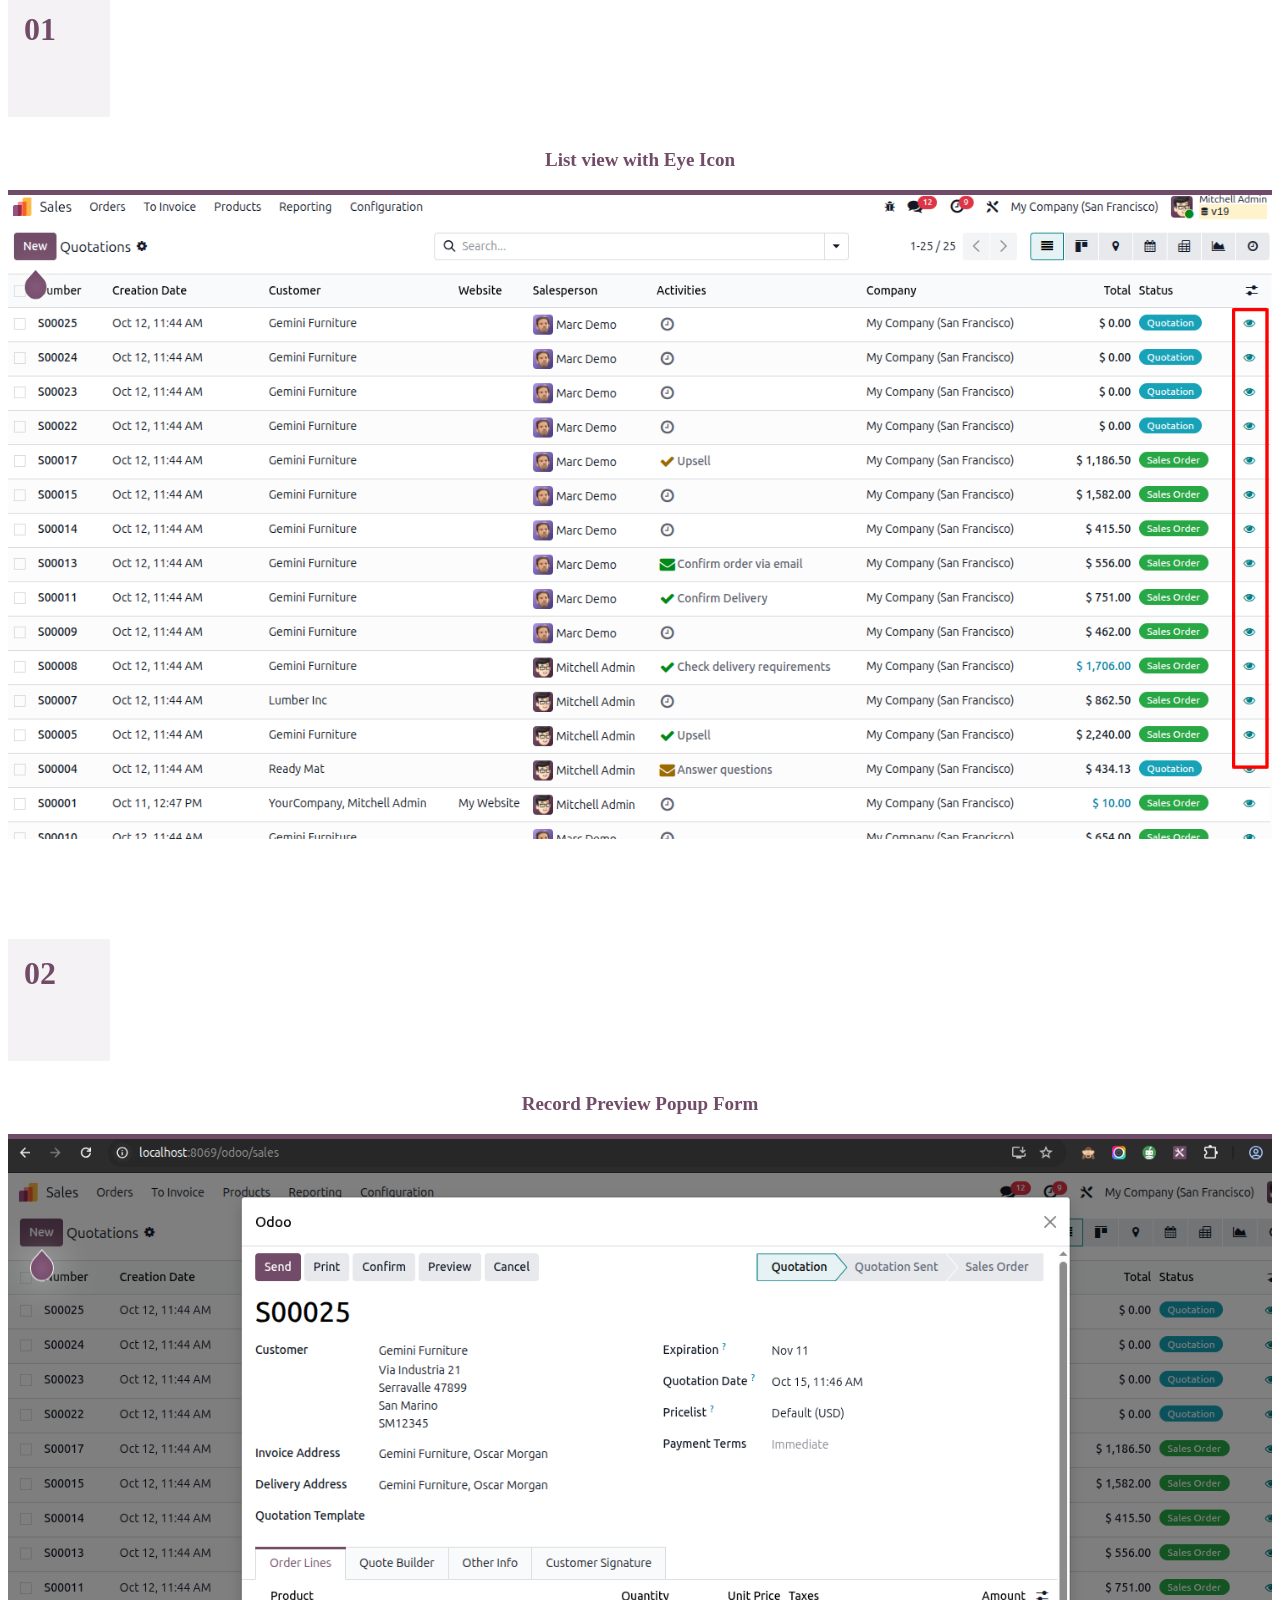
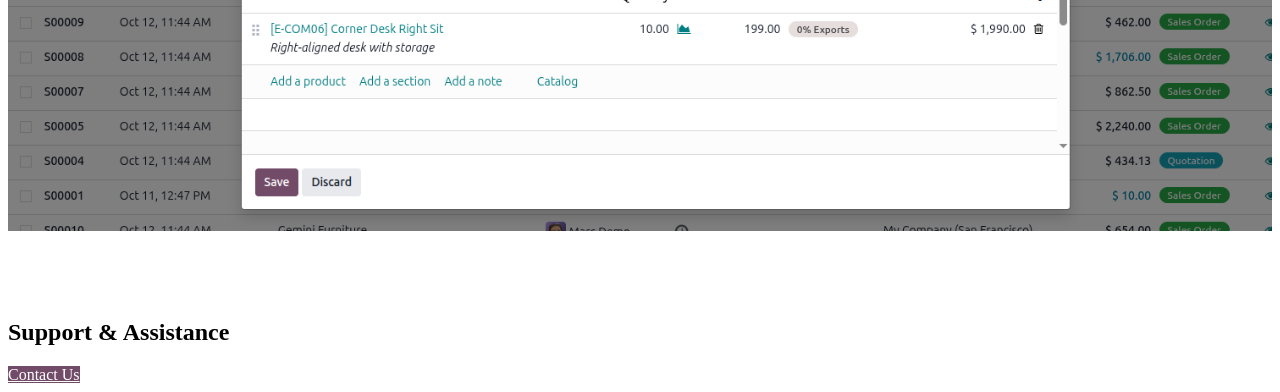
<file: wc_quick_preview/static/description/index.html>
<!DOCTYPE html>
<html lang="en">
<head>
    <title>Record Quick Preview</title>
</head>
<body>

<!-- =========================== Header =========================== -->
<div class="row justify-content-md-between justify-content-center border-bottom align-items-center py-2 mx-0">
    <div class="text-center mr-5">
        <a href="">
            <img src="wecoders.png" style="max-width: 180px; max-height: 180px;" alt="logo">
        </a>
    </div>
    <div class="mt-md-0 mt-4 mb-3 mb-lg-0">
        <span class="btn btn-sm mb-2 mb-lg-0"
              style="font-size:14px; font-weight:500; background-color:#714B67; color:#fff">
              <i class="fa fa-check"></i> Community</span>
        <span class="btn btn-sm mb-2 mb-lg-0"
              style="font-size:14px; font-weight:500; background-color:#714B67; color:#fff">
              <i class="fa fa-check"></i> Enterprise</span>
        <span class="btn btn-sm mb-2 mb-lg-0"
              style="font-size:14px; font-weight:500; background-color:#714B67; color:#fff">
              <i class="fa fa-check"></i> Odoo.sh</span>
    </div>
</div>

<!-- =========================== About Module =========================== -->
<section class="container">
    <div class="row">
        <div class="col-md-12">
            <h2 class="oe_slogan" style="font-size: 30px; color: #714B67">
                Record Quick Preview
            </h2>
            <p style="font-size: 16px; color: #282F33;">
                Instantly preview any record from the list view with a single click — no page reload, no navigation required.
            </p>
        </div>
    </div>
</section>

<!-- =========================== Explore Module =========================== -->
<div>
    <div class="col-md-12" style="border-bottom: 1px solid #d5d5d5 !important; margin-bottom: 2rem !important">
        <h2 style="font-family: 'Montserrat', sans-serif !important; font-weight: 600 !important; color: #714B67 !important; font-size: 1.5rem !important; padding-left: 20px;">
            <i class="fa fa-compass mr-2"></i>Discover this module
        </h2>
    </div>
    <div class="row">
        <div class="col-md-6">
            <a href="#overview" style="text-decoration: none !important;">
                <div class="row" style="background-color: #f5f2f5 !important; border-radius: 10px !important; margin: 1rem !important; padding: 1.5em !important; height: 125px !important;">
                    <div class="col-8">
                        <h3 style="font-family: 'Montserrat', sans-serif !important; font-weight: 600 !important; color: #714B67 !important; font-size: 1.2rem !important;">
                            Overview</h3>
                        <p style="font-family: 'Roboto', sans-serif !important; font-weight: 400 !important; color: #714B67 !important; font-size: 0.9rem !important;">
                            Learn about how Quick Preview enhances your workflow</p>
                    </div>
                    <div class="col-4 text-right d-flex justify-content-end align-items-center">
                        <i class="fa fa-chevron-right" style="color: #714B67 !important;"></i>
                    </div>
                </div>
            </a>
        </div>
        <div class="col-md-6">
            <a href="#features" style="text-decoration: none !important;">
                <div class="row" style="background-color: #f5f2f5 !important; border-radius: 10px !important; margin: 1rem !important; padding: 1.5em !important; height: 125px !important;">
                    <div class="col-8">
                        <h3 style="font-family: 'Montserrat', sans-serif !important; font-weight: 600 !important; color: #714B67 !important; font-size: 1.2rem !important;">
                            Features</h3>
                        <p style="font-family: 'Roboto', sans-serif !important; font-weight: 400 !important; color: #714B67 !important; font-size: 0.9rem !important;">
                            Explore what makes this tool so efficient</p>
                    </div>
                    <div class="col-4 text-right d-flex justify-content-end align-items-center">
                        <i class="fa fa-chevron-right" style="color: #714B67 !important;"></i>
                    </div>
                </div>
            </a>
        </div>
        <div class="col-md-6">
            <a href="#screenshots" style="text-decoration: none !important;">
                <div class="row" style="background-color: #f5f2f5 !important; border-radius: 10px !important; margin: 1rem !important; padding: 1.5em !important; height: 125px !important;">
                    <div class="col-8">
                        <h3 style="font-family: 'Montserrat', sans-serif !important; font-weight: 600 !important; color: #714B67 !important; font-size: 1.2rem !important;">
                            Screenshots</h3>
                        <p style="font-family: 'Roboto', sans-serif !important; font-weight: 400 !important; color: #714B67 !important; font-size: 0.9rem !important;">
                            See how it looks and works in action</p>
                    </div>
                    <div class="col-4 text-right d-flex justify-content-end align-items-center">
                        <i class="fa fa-chevron-right" style="color: #714B67 !important;"></i>
                    </div>
                </div>
            </a>
        </div>
    </div>
</div>

<!-- =========================== Overview =========================== -->
<div id="overview">
    <div class="col-md-12" style="border-bottom: 1px solid #d5d5d5 !important; margin: 2rem 0 !important">
        <h2 style="font-family: 'Montserrat', sans-serif !important; font-weight: 600 !important; color: #714B67 !important; font-size: 1.5rem !important; padding-left: 20px;">
            <i class="fa fa-pie-chart mr-2"></i>Overview
        </h2>
    </div>
    <div class="col-mg-12 pl-3" style="padding-left: 20px;">
        <p style="font-family: 'Roboto', sans-serif !important; font-weight: 400 !important; color: #282F33 !important; font-size: 1rem !important; line-height: 30px !important;">
            <b>Record Quick Preview</b> allows users to open a record form directly in a popup from the list view.
            This feature improves workflow efficiency by eliminating the need to navigate back and forth between list and form views.
            Ideal for sales, HR, and inventory teams who frequently review record details.
        </p>
    </div>
</div>

<!-- =========================== Features =========================== -->
<div id="features">
    <div class="col-md-12" style="border-bottom: 1px solid #d5d5d5 !important; margin: 2rem 0 !important">
        <h2 style="font-family: 'Montserrat', sans-serif !important; font-weight: 600 !important; color: #714B67 !important; font-size: 1.5rem !important; padding-left: 20px;">
            <i class="fa fa-star mr-2"></i>Features
        </h2>
    </div>

    <div class="col-md-6 pl-3 py-3 d-flex" style="padding-left: 35px;">
        <div><i class="fa fa-arrow-right" style="color: #714B67;"></i></div>
        <div style="padding-left: 10px;">
            <h4 style="font-weight: 600; color: #714B67;">Eye Icon in List View</h4>
            <p>Quickly access a form view using an eye icon displayed next to each record.</p>
        </div>
    </div>

    <div class="col-md-6 pl-3 py-3 d-flex" style="padding-left: 35px;">
        <div><i class="fa fa-arrow-right" style="color: #714B67;"></i></div>
        <div style="padding-left: 10px;">
            <h4 style="font-weight: 600; color: #714B67;">Popup Form View</h4>
            <p>Open the form in a smooth, responsive modal popup without reloading the page.</p>
        </div>
    </div>

    <div class="col-md-6 pl-3 py-3 d-flex" style="padding-left: 35px;">
        <div><i class="fa fa-arrow-right" style="color: #714B67;"></i></div>
        <div style="padding-left: 10px;">
            <h4 style="font-weight: 600; color: #714B67;">Seamless Integration</h4>
            <p>Works flawlessly with all Odoo list views for custom and standard models.</p>
        </div>
    </div>

    <div class="col-md-6 pl-3 py-3 d-flex" style="padding-left: 35px;">
        <div><i class="fa fa-arrow-right" style="color: #714B67;"></i></div>
        <div style="padding-left: 10px;">
            <h4 style="font-weight: 600; color: #714B67;">User-Friendly Interface</h4>
            <p>Simple, elegant, and easy-to-use design for faster access to data.</p>
        </div>
    </div>
</div>

<!-- =========================== Screenshots =========================== -->
<div id="screenshots">
    <div class="col-md-12" style="border-bottom: 1px solid #d5d5d5 !important; margin: 2rem 0 !important">
        <h2 style="font-family: 'Montserrat', sans-serif !important; font-weight: 600 !important; color: #714B67 !important; font-size: 1.5rem !important; padding-left: 20px;">
            <i class="fa fa-image mr-2"></i>Screenshots
        </h2>
    </div>

    <section class="container">
        <div class="d-flex m-0">
            <h3 style="font-size:2rem; font-weight:800; color:#714B67; background-color:#f5f2f5; padding:1rem; width:70px; height:90px;">01</h3>
            <h3 class="oe_slogan" style="text-align:center; font-size:19px; width:100%; margin-top:14px; color:#714B67;">
                List view with Eye Icon
            </h3>
        </div>
        <div class="mt16">
            <img class="img img-responsive oe_screenshot" style="width:100%; border-top:5px solid #714B67; margin-bottom:4rem;"
                 src="1.png"/>
        </div>
    </section>

    <section class="container">
        <div class="d-flex m-0">
            <h3 style="font-size:2rem; font-weight:800; color:#714B67; background-color:#f5f2f5; padding:1rem; width:70px; height:90px;">02</h3>
            <h3 class="oe_slogan" style="text-align:center; font-size:19px; width:100%; margin-top:14px; color:#714B67;">
                Record Preview Popup Form
            </h3>
        </div>
        <div class="mt16">
            <img class="img img-responsive oe_screenshot" style="width:100%; border-top:5px solid #714B67; margin-bottom:4rem;"
                 src="2.png"/>
        </div>
    </section>
</div>

<!-- =========================== Get Help =========================== -->
<section class="oe_container oe_dark">
    <div class="oe_mt16 oe_mb16">
        <h2 class="oe_slogan">Support & Assistance</h2>
    </div>
    <div class="oe_slogan">
        <a class="btn btn-primary btn-md mt8" style="color: #ffffff !important; background-color: #714B67 !important"
           href="mailto:info@wicoders.com" target="_blank">
            <i class="fa fa-envelope"></i> Contact Us
        </a>
    </div>
</section>
</body>
</html>
</file>
